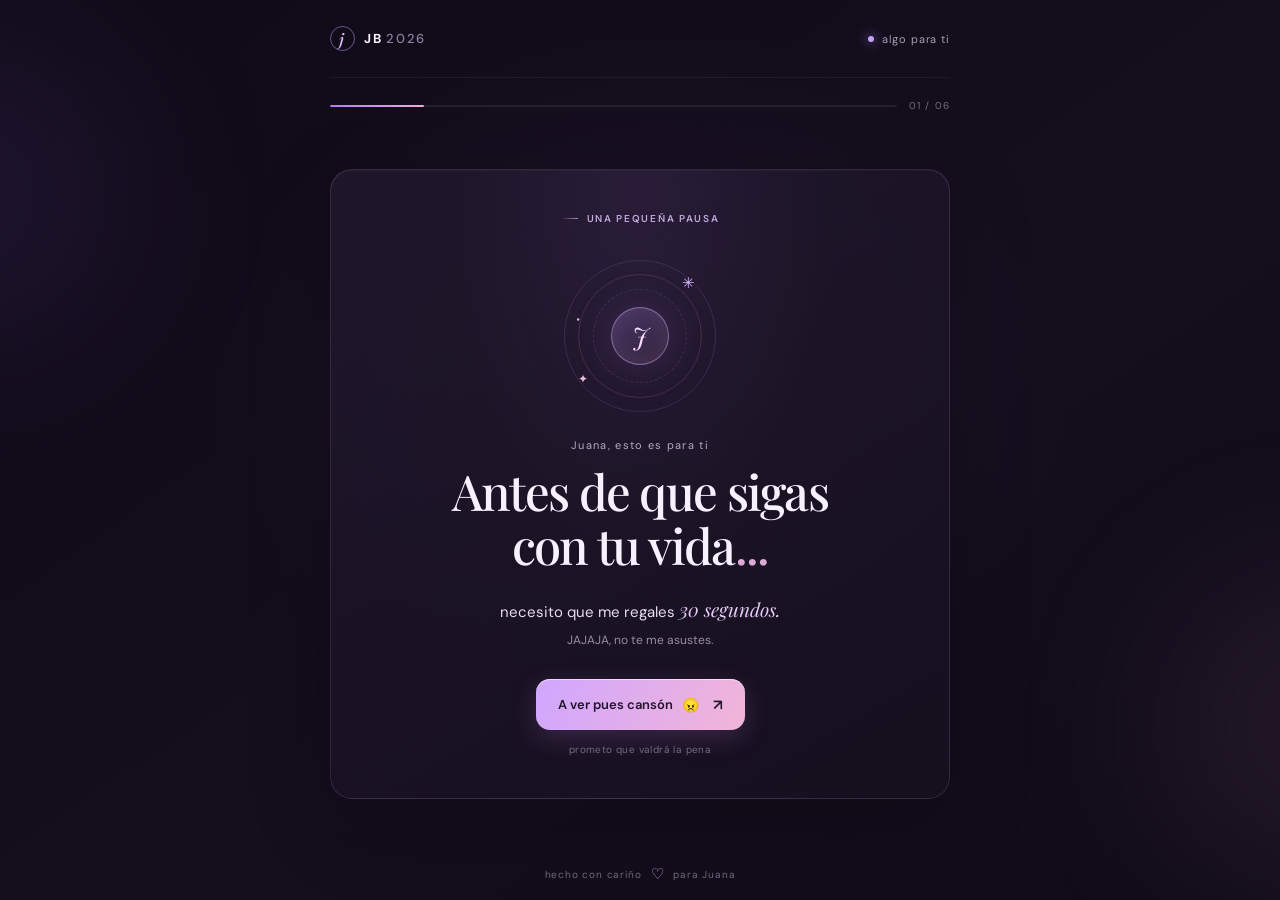
<file: index.html>
<!DOCTYPE html>
<html lang="es">

<head>
  <meta charset="UTF-8">
  <meta name="viewport" content="width=device-width, initial-scale=1.0">
  <meta name="theme-color" content="#100b18">
  <meta name="description" content="Una pequeña sorpresa para Juana.">
  <title>Para Juana — JB2026</title>
  <link rel="preconnect" href="https://fonts.googleapis.com">
  <link rel="preconnect" href="https://fonts.gstatic.com" crossorigin>
  <link
    href="https://fonts.googleapis.com/css2?family=DM+Sans:wght@400;500;600;700&family=Playfair+Display:ital,wght@0,500;0,600;1,500;1,600&display=swap"
    rel="stylesheet">
  <link rel="stylesheet" href="./style.css">
  <script src="./script.js" defer></script>
</head>

<body>
  <div class="ambient ambient-one" aria-hidden="true"></div>
  <div class="ambient ambient-two" aria-hidden="true"></div>

  <main class="experience" id="inicio">
    <header class="topbar">
      <a class="wordmark" href="#inicio" aria-label="Inicio, JB2026">
        <span class="wordmark-mark" aria-hidden="true">j</span>
        <span>JB<span class="wordmark-year">2026</span></span>
      </a>
      <span class="topbar-note"><span class="live-dot" aria-hidden="true"></span> algo para ti</span>
    </header>

    <div class="progress" aria-label="Progreso de la experiencia">
      <div class="progress-track"><span id="progress-fill"></span></div>
      <span id="progress-label">01 / 06</span>
    </div>

    <div class="card-shell">
      <section class="scene is-active" id="scene-1" aria-labelledby="title-1">
        <div class="eyebrow"><span class="eyebrow-line"></span> una pequeña pausa</div>
        <div class="hero-orbit" aria-hidden="true">
          <span class="orbit orbit-a"></span>
          <span class="orbit orbit-b"></span>
          <span class="orbit orbit-c"></span>
          <span class="orbit-center">J</span>
          <span class="spark spark-a">✳</span>
          <span class="spark spark-b">✦</span>
          <span class="spark spark-c">·</span>
        </div>
        <p class="overline">Juana, esto es para ti</p>
        <h1 id="title-1" tabindex="-1">Antes de que sigas<br>con tu vida<span class="title-period">...</span></h1>
        <p class="intro-copy">necesito que me regales <em>30 segundos.</em><br><span class="soft-note">JAJAJA, no te me
            asustes.</span></p>
        <button class="button button-primary" data-next="2">
          A ver pues cansón <span class="button-emoji" aria-hidden="true">😠</span>
          <span class="button-arrow" aria-hidden="true">↗</span>
        </button>
        <p class="micro-copy">prometo que valdrá la pena</p>
      </section>

      <section class="scene" id="scene-2" aria-labelledby="title-2" hidden>
        <div class="eyebrow"><span class="eyebrow-line"></span> soundtrack de este momento</div>
        <div class="music-art" aria-hidden="true">
          <span class="music-ring ring-one"></span><span class="music-ring ring-two"></span>
          <span class="music-note">♫</span>
          <span class="music-star star-one">✦</span><span class="music-star star-two">✳</span>
        </div>
        <p class="overline">sube un poquito el volumen</p>
        <h2 id="title-2" tabindex="-1">Comienza<br><em>la canción.</em></h2>
        <p class="body-copy">Mientras suena, tengo algo que contarte.</p>
        <div class="player">
          <button class="player-toggle" id="play-toggle" type="button" aria-label="Reproducir canción">
            <span id="play-icon" aria-hidden="true">▶</span>
          </button>
          <div class="player-info">
            <span class="track-title">Tabaco</span>
            <span class="track-artist">Dei V · para escuchar juntitos</span>
            <div class="player-progress"><span id="audio-progress"></span></div>
          </div>
          <label class="volume-control" aria-label="Volumen de la canción">
            <span aria-hidden="true">♪</span>
            <input id="volume-control" type="range" min="0" max="1" step="0.05" value="0.75" aria-label="Volumen">
          </label>
        </div>
        <p class="audio-status" id="audio-status" role="status">La canción seguirá sonando mientras avanzas.</p>
        <button class="button button-primary" data-next="3">
          Ya, te escucho <span class="button-arrow" aria-hidden="true">↗</span>
        </button>
      </section>

      <section class="scene" id="scene-3" aria-labelledby="title-3" hidden>
        <div class="eyebrow"><span class="eyebrow-line"></span> hablando en serio (un poquito)</div>
        <div class="quote-mark" aria-hidden="true">“</div>
        <p class="overline">me quedé pensando en algo</p>
        <h2 id="title-3" tabindex="-1">Quiero que<br><em>hablemos de algo...</em></h2>
        <p class="body-copy body-copy-wide">Creo que fuiste bastante clara con lo que no quieres. Y lo respeto. Pero
          siento que quedó una cosita pendiente.</p>
        <div class="tiny-decoration" aria-hidden="true"><span></span><i>✦</i><span></span></div>
        <button class="button button-primary" data-next="4">
          ¿Cuál cosita? <span class="button-arrow" aria-hidden="true">↗</span>
        </button>
      </section>

      <section class="scene" id="scene-4" aria-labelledby="title-4" hidden>
        <div class="eyebrow"><span class="eyebrow-line"></span> examen sorpresa · sin nota</div>
        <p class="overline question-count" id="question-count">pregunta 01 de 03</p>
        <h2 id="title-4" class="question-title" tabindex="-1">¿Es ilegal<br><em>extrañar a alguien?</em></h2>
        <div class="answer-list" id="answer-list"></div>
        <p class="answer-feedback" id="answer-feedback" aria-live="polite"></p>
        <button class="button button-primary" id="question-next" hidden>
          Siguiente pregunta <span class="button-arrow" aria-hidden="true">↗</span>
        </button>
      </section>

      <section class="scene" id="scene-5" aria-labelledby="title-5" hidden>
        <div class="eyebrow"><span class="eyebrow-line"></span> ya, sin tanta payasada</div>
        <div class="heart-art" aria-hidden="true"><span>♡</span><i>✦</i></div>
        <p class="overline">ahora sí, en serio</p>
        <h2 id="title-5" tabindex="-1">Me haces<br><em>falta, Juana.</em></h2>
        <p class="body-copy body-copy-wide honest-message">La verdad es que me haces falta, te he pensado bastante y sí,
          tengo muchas ganas de verte. No te estoy pidiendo nada serio ni quiero que sientas presión. Simplemente me
          gustaría compartir contigo otra vez, salir a parchar, hablar, reírnos y pasar un buen rato.</p>
        <p class="soft-note closing-note">Solo quería que lo supieras. Sin presión, de verdad.</p>
        <button class="button button-primary" data-next="6">
          Te quiero preguntar algo <span class="button-arrow" aria-hidden="true">↗</span>
        </button>
      </section>

      <section class="scene" id="scene-6" aria-labelledby="title-6" hidden>
        <div class="eyebrow"><span class="eyebrow-line"></span> y ahora sí...</div>
        <div class="final-art" aria-hidden="true"><span>?</span><i class="final-star star-left">✦</i><i
            class="final-star star-right">✧</i></div>
        <p class="overline">la pregunta final</p>
        <h2 id="title-6" tabindex="-1">Entonces,<br><em>Juana...</em></h2>
        <p class="final-question">La verdad sí te quiero ver.<br><strong>¿Tú aceptas?</strong></p>
        <div class="final-actions">
          <button class="button button-primary" data-answer="yes">
            Sí, veámonos <span class="button-emoji" aria-hidden="true">♡</span>
          </button>
          <button class="button button-quiet" data-answer="no">
            No, Sebas <span class="button-emoji" aria-hidden="true">🙈</span>
          </button>
        </div>
        <p class="final-note" id="final-note" aria-live="polite">Cualquiera que sea tu respuesta, gracias por leerme.
        </p>
      </section>
    </div>

    <footer class="footer"><span>hecho con cariño</span><span class="footer-heart" aria-hidden="true">♡</span><span>para
        Juana</span></footer>
  </main>

  <audio id="song" src="./assets/Dei%20V%20-%20Tabacco%20(Visualizer)%20Flavorz%20Pack.mp3" preload="none"></audio>
</body>

</html>
</file>
<file: style.css>
:root {
  color-scheme: dark;
  --ink: #f7f0ff;
  --muted: #aa9eb9;
  --purple: #b88aff;
  --pink: #f3a5cf;
  --line: rgba(224, 193, 255, .13);
  --panel: rgba(27, 19, 38, .78);
}

* { box-sizing: border-box; }

html { min-width: 0; min-height: 100%; background: #100b18; }

body {
  min-width: 0;
  min-height: 100vh;
  margin: 0;
  overflow-x: hidden;
  color: var(--ink);
  background:
    radial-gradient(ellipse at 50% 42%, rgba(80, 46, 105, .17), transparent 48%),
    linear-gradient(145deg, #100b18 4%, #140e1d 56%, #100c19 100%);
  font-family: "DM Sans", sans-serif;
  -webkit-font-smoothing: antialiased;
}

button, input { font: inherit; }
button { -webkit-tap-highlight-color: transparent; }

.ambient {
  position: fixed;
  z-index: 0;
  width: 290px;
  height: 290px;
  border-radius: 50%;
  filter: blur(100px);
  opacity: .12;
  pointer-events: none;
}

.ambient-one { top: 5%; left: -180px; background: #a76bff; }
.ambient-two { right: -190px; bottom: 3%; background: #e48bbb; }

.experience {
  position: relative;
  z-index: 1;
  display: flex;
  width: min(100% - 48px, 620px);
  min-height: 100svh;
  margin: 0 auto;
  flex-direction: column;
}

.topbar {
  display: flex;
  height: 78px;
  align-items: center;
  justify-content: space-between;
  border-bottom: 1px solid rgba(255,255,255,.055);
}

.wordmark {
  display: inline-flex;
  align-items: center;
  gap: 9px;
  color: var(--ink);
  font-size: 13px;
  font-weight: 700;
  letter-spacing: .13em;
  text-decoration: none;
}

.wordmark-mark {
  display: grid;
  width: 25px;
  height: 25px;
  place-items: center;
  border: 1px solid rgba(207, 165, 255, .48);
  border-radius: 50%;
  color: #d9b8ff;
  font-family: "Playfair Display", serif;
  font-size: 17px;
  font-style: italic;
  font-weight: 500;
}

.wordmark-year { margin-left: 4px; color: #8e809f; font-weight: 500; }
.topbar-note { display: flex; align-items: center; gap: 8px; color: #a99db5; font-size: 11px; letter-spacing: .08em; }
.live-dot { width: 6px; height: 6px; border-radius: 50%; background: #c6a0fa; box-shadow: 0 0 12px #b58aff; }

.progress {
  display: flex;
  align-items: center;
  gap: 12px;
  padding-top: 21px;
  color: #756a82;
  font-size: 10px;
  letter-spacing: .12em;
}

.progress-track { height: 2px; flex: 1; overflow: hidden; border-radius: 4px; background: rgba(255,255,255,.08); }
.progress-track span { display: block; width: 16.666%; height: 100%; border-radius: inherit; background: linear-gradient(90deg, #b27bff, #efacd5); transition: width .65s cubic-bezier(.2,.8,.2,1); }

.card-shell {
  display: flex;
  min-height: 610px;
  flex: 1;
  align-items: center;
  justify-content: center;
  padding: 38px 0 30px;
}

.scene {
  position: relative;
  width: 100%;
  min-height: 520px;
  padding: 36px 36px 34px;
  overflow: hidden;
  border: 1px solid var(--line);
  border-radius: 22px;
  background:
    radial-gradient(ellipse at 50% 5%, rgba(158, 108, 208, .09), transparent 43%),
    linear-gradient(150deg, rgba(33, 24, 45, .87), rgba(22, 16, 31, .88));
  box-shadow: 0 25px 85px rgba(0,0,0,.2), inset 0 1px rgba(255,255,255,.035);
  text-align: center;
  animation: scene-enter .7s cubic-bezier(.2,.75,.25,1) both;
}

.scene[hidden] { display: none; }

@keyframes scene-enter {
  from { opacity: 0; transform: translateY(13px) scale(.99); }
  to { opacity: 1; transform: translateY(0) scale(1); }
}

.eyebrow {
  display: flex;
  align-items: center;
  justify-content: center;
  gap: 9px;
  color: #c2a8dc;
  font-size: 10px;
  font-weight: 600;
  letter-spacing: .17em;
  text-transform: uppercase;
}

.eyebrow-line { width: 17px; height: 1px; background: linear-gradient(90deg, transparent, #b18bd8); }

.hero-orbit {
  position: relative;
  display: grid;
  width: 158px;
  height: 158px;
  margin: 32px auto 23px;
  place-items: center;
}

.orbit { position: absolute; border: 1px solid rgba(207, 166, 255, .14); border-radius: 50%; }
.orbit-a { inset: 3px; animation: orbit-spin 24s linear infinite; }
.orbit-b { inset: 17px; border-color: rgba(239, 169, 210, .16); }
.orbit-c { inset: 32px; border-style: dashed; border-color: rgba(206, 164, 255, .14); animation: orbit-spin 30s linear infinite reverse; }
.orbit-center {
  display: grid;
  width: 58px;
  height: 58px;
  place-items: center;
  border: 1px solid rgba(227, 192, 255, .44);
  border-radius: 50%;
  background: linear-gradient(145deg, rgba(186, 137, 255, .23), rgba(239, 165, 209, .09));
  box-shadow: 0 0 42px rgba(190, 133, 255, .18), inset 0 0 20px rgba(244, 202, 255, .08);
  color: #f6dfff;
  font-family: "Playfair Display", serif;
  font-size: 25px;
  font-style: italic;
}

.spark { position: absolute; color: #dfb9ff; }
.spark-a { top: 16px; right: 24px; font-size: 15px; animation: twinkle 3s ease-in-out infinite; }
.spark-b { bottom: 28px; left: 17px; color: #f2b9db; font-size: 12px; animation: twinkle 3.5s ease-in-out infinite .7s; }
.spark-c { top: 48px; left: 15px; color: #f0afd4; font-size: 22px; }
@keyframes orbit-spin { to { transform: rotate(360deg); } }
@keyframes twinkle { 50% { opacity: .35; transform: scale(.75) rotate(25deg); } }

.overline { margin: 0 0 12px; color: #b7a9c5; font-size: 11px; letter-spacing: .12em; }
h1, h2 { margin: 0; font-family: "Playfair Display", Georgia, serif; font-weight: 500; letter-spacing: -.035em; }
h1 { font-size: clamp(36px, 8vw, 49px); line-height: 1.12; }
h2 { font-size: clamp(35px, 7.5vw, 47px); line-height: 1.1; }
h2 em { color: #d6b3f4; font-weight: 500; }
.title-period { color: #dda9d5; }

.intro-copy { margin: 19px 0 26px; color: #e7deed; font-size: 15px; line-height: 1.8; }
.intro-copy em { color: #e8c9fa; font-family: "Playfair Display", serif; font-size: 19px; }
.soft-note { color: #998da4; font-size: 12px; }

.button {
  position: relative;
  display: inline-flex;
  min-height: 51px;
  align-items: center;
  justify-content: center;
  gap: 9px;
  padding: 0 22px;
  border: 0;
  border-radius: 14px;
  cursor: pointer;
  font-size: 13px;
  font-weight: 600;
  transition: transform .2s ease, box-shadow .2s ease, background .2s ease;
}

.button:hover { transform: translateY(-2px); }
.button:active { transform: translateY(0) scale(.98); }
.button:focus-visible, .player-toggle:focus-visible, input:focus-visible { outline: 2px solid #e8c7ff; outline-offset: 4px; }
.button-primary {
  color: #21142c;
  background: linear-gradient(115deg, #d0a6ff, #f2b5d7);
  box-shadow: 0 8px 26px rgba(191, 131, 224, .2), inset 0 1px rgba(255,255,255,.55);
}
.button-primary:hover { box-shadow: 0 12px 32px rgba(191, 131, 224, .32), inset 0 1px rgba(255,255,255,.55); }
.button-arrow { margin-left: 5px; font-size: 15px; }
.button-emoji { font-size: 14px; }
.micro-copy { margin: 13px 0 0; color: #746980; font-size: 10px; letter-spacing: .04em; }

.music-art { position: relative; display: grid; width: 116px; height: 116px; margin: 39px auto 24px; place-items: center; }
.music-ring { position: absolute; border: 1px solid rgba(210, 170, 255, .2); border-radius: 50%; }
.ring-one { inset: 0; animation: orbit-spin 18s linear infinite; }
.ring-two { inset: 12px; border-color: rgba(245, 180, 218, .24); }
.music-note { color: #e5c4ff; font-family: "Playfair Display", serif; font-size: 48px; text-shadow: 0 0 28px rgba(203, 147, 255, .5); }
.music-star { position: absolute; color: #e9b9db; }
.star-one { top: 10px; right: 15px; font-size: 13px; }
.star-two { bottom: 13px; left: 9px; font-size: 11px; }
.body-copy { max-width: 380px; margin: 16px auto 23px; color: #c3b8cc; font-size: 14px; line-height: 1.8; }
.body-copy-wide { max-width: 405px; margin-top: 19px; }

.player {
  display: flex;
  width: min(100%, 400px);
  min-height: 74px;
  align-items: center;
  gap: 12px;
  margin: 0 auto 10px;
  padding: 12px;
  border: 1px solid rgba(220, 187, 248, .13);
  border-radius: 14px;
  background: rgba(9, 7, 14, .3);
  text-align: left;
}

.player-toggle {
  display: grid;
  width: 39px;
  height: 39px;
  flex: 0 0 39px;
  place-items: center;
  border: 1px solid rgba(223, 190, 255, .26);
  border-radius: 50%;
  background: rgba(187, 137, 242, .16);
  color: #ead4ff;
  cursor: pointer;
  font-size: 14px;
}

.player-info { min-width: 0; flex: 1; }
.track-title { display: block; color: #f4eafa; font-size: 12px; font-weight: 600; }
.track-artist { display: block; margin-top: 3px; color: #998ba6; font-size: 10px; }
.player-progress { height: 2px; margin-top: 9px; overflow: hidden; border-radius: 4px; background: rgba(255,255,255,.13); }
.player-progress span { display: block; width: 0; height: 100%; background: linear-gradient(90deg, #c895ff, #f2a9d2); }
.volume-control { display: flex; width: 67px; align-items: center; gap: 6px; color: #c3aad6; font-size: 12px; }
.volume-control input { width: 48px; height: 3px; accent-color: #d7a7f5; cursor: pointer; }
.audio-status { min-height: 17px; margin: 0 0 16px; color: #897b96; font-size: 10px; }
.audio-status.has-error { color: #f0b5d5; }

.quote-mark { height: 70px; margin: 34px 0 11px; color: rgba(221, 175, 251, .6); font-family: "Playfair Display", serif; font-size: 104px; line-height: 1; }
.tiny-decoration { display: flex; align-items: center; justify-content: center; gap: 10px; margin: 27px 0 30px; color: #dbb2ef; font-size: 10px; }
.tiny-decoration span { width: 29px; height: 1px; background: linear-gradient(90deg, transparent, rgba(219,178,239,.5)); }
.tiny-decoration span:last-child { transform: rotate(180deg); }

.question-count { margin: 39px 0 13px; color: #bd9ddb; }
.question-title { margin-bottom: 26px; font-size: clamp(32px, 7vw, 43px); }
.answer-list { display: grid; gap: 10px; width: min(100%, 360px); margin: 0 auto; }
.answer-option {
  min-height: 47px;
  padding: 10px 15px;
  border: 1px solid rgba(222, 194, 245, .15);
  border-radius: 12px;
  background: rgba(255,255,255,.025);
  color: #e5dbe9;
  cursor: pointer;
  font-size: 12px;
  line-height: 1.5;
  transition: border-color .2s ease, background .2s ease, transform .2s ease;
}
.answer-option:hover:not(:disabled) { transform: translateY(-1px); border-color: rgba(211, 166, 249, .48); background: rgba(183, 132, 227, .09); }
.answer-option:disabled { cursor: default; opacity: .55; }
.answer-option.is-selected { border-color: rgba(223, 176, 255, .55); background: rgba(181, 130, 224, .15); color: #f3e5ff; opacity: 1; }
.answer-feedback { min-height: 19px; margin: 14px 0 10px; color: #e2b9dc; font-family: "Playfair Display", serif; font-size: 15px; font-style: italic; }
#question-next { min-height: 46px; }

.heart-art { position: relative; display: grid; width: 94px; height: 88px; margin: 34px auto 17px; place-items: center; }
.heart-art span { color: #edb2de; font-size: 73px; line-height: 1; text-shadow: 0 0 35px rgba(239, 151, 210, .2); animation: heart-beat 3s ease-in-out infinite; }
.heart-art i { position: absolute; top: 7px; right: 5px; color: #d4aeff; font-size: 13px; font-style: normal; }
@keyframes heart-beat { 50% { transform: scale(1.05); } }
.honest-message { margin-bottom: 12px; font-size: 13px; line-height: 1.85; }
.closing-note { display: block; margin: 0 0 19px; }

.final-art { position: relative; display: grid; width: 105px; height: 103px; margin: 34px auto 17px; place-items: center; }
.final-art::before, .final-art::after { position: absolute; inset: 8px; border: 1px solid rgba(221, 174, 250, .22); border-radius: 50%; content: ""; }
.final-art::after { inset: 20px; border-color: rgba(240, 178, 215, .2); }
.final-art > span { z-index: 1; color: #e9c3ff; font-family: "Playfair Display", serif; font-size: 54px; }
.final-star { position: absolute; color: #edb3dc; font-style: normal; }
.star-left { top: 5px; left: 11px; font-size: 13px; }
.star-right { right: 6px; bottom: 6px; font-size: 17px; }
.final-question { margin: 19px 0 23px; color: #c9bdcf; font-size: 14px; line-height: 1.8; }
.final-question strong { color: #f0d7ff; font-family: "Playfair Display", serif; font-size: 19px; font-weight: 500; }
.final-actions { display: grid; width: min(100%, 320px); gap: 9px; margin: 0 auto; }
.final-actions .button { width: 100%; }
.button-quiet { border: 1px solid rgba(221, 194, 240, .17); background: rgba(255,255,255,.025); color: #bdafc7; }
.button-quiet:hover { border-color: rgba(221, 194, 240, .34); background: rgba(255,255,255,.055); }
.final-note { max-width: 330px; min-height: 32px; margin: 15px auto 0; color: #8f8298; font-size: 10px; line-height: 1.6; }
.footer { display: flex; min-height: 52px; align-items: center; justify-content: center; gap: 9px; color: #74697f; font-size: 10px; letter-spacing: .08em; }
.footer-heart { color: #ca9be4; font-size: 15px; }

@media (min-width: 700px) {
  .experience { width: min(100% - 64px, 620px); }
  .card-shell { min-height: 690px; }
  .scene { min-height: 560px; padding: 42px 45px; }
}

@media (max-width: 480px) {
  .experience { width: min(100% - 30px, 420px); }
  .topbar { height: 64px; }
  .progress { padding-top: 16px; }
  .card-shell { min-height: 0; padding: 25px 0; }
  .scene { min-height: 0; padding: 31px 19px 29px; border-radius: 19px; }
  .hero-orbit { width: 137px; height: 137px; margin: 27px auto 20px; }
  .orbit-center { width: 53px; height: 53px; }
  .music-art { margin-top: 30px; }
  .quote-mark { margin-top: 27px; }
  .question-count { margin-top: 28px; }
  .heart-art, .final-art { margin-top: 26px; }
  .body-copy-wide { font-size: 13px; }
  .honest-message { font-size: 12px; line-height: 1.78; }
}

@media (max-width: 360px) {
  .experience { width: calc(100% - 22px); }
  .scene { padding-right: 15px; padding-left: 15px; }
  .eyebrow { font-size: 9px; letter-spacing: .12em; }
  .intro-copy { font-size: 14px; }
  .volume-control { width: 55px; }
  .volume-control input { width: 37px; }
}

@media (prefers-reduced-motion: reduce) {
  *, *::before, *::after { scroll-behavior: auto !important; animation-duration: .01ms !important; animation-iteration-count: 1 !important; transition-duration: .01ms !important; }
}
</file>
<file: PROYECTO-JB2026/style.css>
:root {
  color-scheme: dark;
  --ink: #f7f0ff;
  --muted: #aa9eb9;
  --purple: #b88aff;
  --pink: #f3a5cf;
  --line: rgba(224, 193, 255, .13);
  --panel: rgba(27, 19, 38, .78);
}

* { box-sizing: border-box; }

html { min-width: 0; min-height: 100%; background: #100b18; }

body {
  min-width: 0;
  min-height: 100vh;
  margin: 0;
  overflow-x: hidden;
  color: var(--ink);
  background:
    radial-gradient(ellipse at 50% 42%, rgba(80, 46, 105, .17), transparent 48%),
    linear-gradient(145deg, #100b18 4%, #140e1d 56%, #100c19 100%);
  font-family: "DM Sans", sans-serif;
  -webkit-font-smoothing: antialiased;
}

button, input { font: inherit; }
button { -webkit-tap-highlight-color: transparent; }

.ambient {
  position: fixed;
  z-index: 0;
  width: 290px;
  height: 290px;
  border-radius: 50%;
  filter: blur(100px);
  opacity: .12;
  pointer-events: none;
}

.ambient-one { top: 5%; left: -180px; background: #a76bff; }
.ambient-two { right: -190px; bottom: 3%; background: #e48bbb; }

.experience {
  position: relative;
  z-index: 1;
  display: flex;
  width: min(100% - 48px, 620px);
  min-height: 100svh;
  margin: 0 auto;
  flex-direction: column;
}

.topbar {
  display: flex;
  height: 78px;
  align-items: center;
  justify-content: space-between;
  border-bottom: 1px solid rgba(255,255,255,.055);
}

.wordmark {
  display: inline-flex;
  align-items: center;
  gap: 9px;
  color: var(--ink);
  font-size: 13px;
  font-weight: 700;
  letter-spacing: .13em;
  text-decoration: none;
}

.wordmark-mark {
  display: grid;
  width: 25px;
  height: 25px;
  place-items: center;
  border: 1px solid rgba(207, 165, 255, .48);
  border-radius: 50%;
  color: #d9b8ff;
  font-family: "Playfair Display", serif;
  font-size: 17px;
  font-style: italic;
  font-weight: 500;
}

.wordmark-year { margin-left: 4px; color: #8e809f; font-weight: 500; }
.topbar-note { display: flex; align-items: center; gap: 8px; color: #a99db5; font-size: 11px; letter-spacing: .08em; }
.live-dot { width: 6px; height: 6px; border-radius: 50%; background: #c6a0fa; box-shadow: 0 0 12px #b58aff; }

.progress {
  display: flex;
  align-items: center;
  gap: 12px;
  padding-top: 21px;
  color: #756a82;
  font-size: 10px;
  letter-spacing: .12em;
}

.progress-track { height: 2px; flex: 1; overflow: hidden; border-radius: 4px; background: rgba(255,255,255,.08); }
.progress-track span { display: block; width: 16.666%; height: 100%; border-radius: inherit; background: linear-gradient(90deg, #b27bff, #efacd5); transition: width .65s cubic-bezier(.2,.8,.2,1); }

.card-shell {
  display: flex;
  min-height: 610px;
  flex: 1;
  align-items: center;
  justify-content: center;
  padding: 38px 0 30px;
}

.scene {
  position: relative;
  width: 100%;
  min-height: 520px;
  padding: 36px 36px 34px;
  overflow: hidden;
  border: 1px solid var(--line);
  border-radius: 22px;
  background:
    radial-gradient(ellipse at 50% 5%, rgba(158, 108, 208, .09), transparent 43%),
    linear-gradient(150deg, rgba(33, 24, 45, .87), rgba(22, 16, 31, .88));
  box-shadow: 0 25px 85px rgba(0,0,0,.2), inset 0 1px rgba(255,255,255,.035);
  text-align: center;
  animation: scene-enter .7s cubic-bezier(.2,.75,.25,1) both;
}

.scene[hidden] { display: none; }

@keyframes scene-enter {
  from { opacity: 0; transform: translateY(13px) scale(.99); }
  to { opacity: 1; transform: translateY(0) scale(1); }
}

.eyebrow {
  display: flex;
  align-items: center;
  justify-content: center;
  gap: 9px;
  color: #c2a8dc;
  font-size: 10px;
  font-weight: 600;
  letter-spacing: .17em;
  text-transform: uppercase;
}

.eyebrow-line { width: 17px; height: 1px; background: linear-gradient(90deg, transparent, #b18bd8); }

.hero-orbit {
  position: relative;
  display: grid;
  width: 158px;
  height: 158px;
  margin: 32px auto 23px;
  place-items: center;
}

.orbit { position: absolute; border: 1px solid rgba(207, 166, 255, .14); border-radius: 50%; }
.orbit-a { inset: 3px; animation: orbit-spin 24s linear infinite; }
.orbit-b { inset: 17px; border-color: rgba(239, 169, 210, .16); }
.orbit-c { inset: 32px; border-style: dashed; border-color: rgba(206, 164, 255, .14); animation: orbit-spin 30s linear infinite reverse; }
.orbit-center {
  display: grid;
  width: 58px;
  height: 58px;
  place-items: center;
  border: 1px solid rgba(227, 192, 255, .44);
  border-radius: 50%;
  background: linear-gradient(145deg, rgba(186, 137, 255, .23), rgba(239, 165, 209, .09));
  box-shadow: 0 0 42px rgba(190, 133, 255, .18), inset 0 0 20px rgba(244, 202, 255, .08);
  color: #f6dfff;
  font-family: "Playfair Display", serif;
  font-size: 25px;
  font-style: italic;
}

.spark { position: absolute; color: #dfb9ff; }
.spark-a { top: 16px; right: 24px; font-size: 15px; animation: twinkle 3s ease-in-out infinite; }
.spark-b { bottom: 28px; left: 17px; color: #f2b9db; font-size: 12px; animation: twinkle 3.5s ease-in-out infinite .7s; }
.spark-c { top: 48px; left: 15px; color: #f0afd4; font-size: 22px; }
@keyframes orbit-spin { to { transform: rotate(360deg); } }
@keyframes twinkle { 50% { opacity: .35; transform: scale(.75) rotate(25deg); } }

.overline { margin: 0 0 12px; color: #b7a9c5; font-size: 11px; letter-spacing: .12em; }
h1, h2 { margin: 0; font-family: "Playfair Display", Georgia, serif; font-weight: 500; letter-spacing: -.035em; }
h1 { font-size: clamp(36px, 8vw, 49px); line-height: 1.12; }
h2 { font-size: clamp(35px, 7.5vw, 47px); line-height: 1.1; }
h2 em { color: #d6b3f4; font-weight: 500; }
.title-period { color: #dda9d5; }

.intro-copy { margin: 19px 0 26px; color: #e7deed; font-size: 15px; line-height: 1.8; }
.intro-copy em { color: #e8c9fa; font-family: "Playfair Display", serif; font-size: 19px; }
.soft-note { color: #998da4; font-size: 12px; }

.button {
  position: relative;
  display: inline-flex;
  min-height: 51px;
  align-items: center;
  justify-content: center;
  gap: 9px;
  padding: 0 22px;
  border: 0;
  border-radius: 14px;
  cursor: pointer;
  font-size: 13px;
  font-weight: 600;
  transition: transform .2s ease, box-shadow .2s ease, background .2s ease;
}

.button:hover { transform: translateY(-2px); }
.button:active { transform: translateY(0) scale(.98); }
.button:focus-visible, .player-toggle:focus-visible, input:focus-visible { outline: 2px solid #e8c7ff; outline-offset: 4px; }
.button-primary {
  color: #21142c;
  background: linear-gradient(115deg, #d0a6ff, #f2b5d7);
  box-shadow: 0 8px 26px rgba(191, 131, 224, .2), inset 0 1px rgba(255,255,255,.55);
}
.button-primary:hover { box-shadow: 0 12px 32px rgba(191, 131, 224, .32), inset 0 1px rgba(255,255,255,.55); }
.button-arrow { margin-left: 5px; font-size: 15px; }
.button-emoji { font-size: 14px; }
.micro-copy { margin: 13px 0 0; color: #746980; font-size: 10px; letter-spacing: .04em; }

.music-art { position: relative; display: grid; width: 116px; height: 116px; margin: 39px auto 24px; place-items: center; }
.music-ring { position: absolute; border: 1px solid rgba(210, 170, 255, .2); border-radius: 50%; }
.ring-one { inset: 0; animation: orbit-spin 18s linear infinite; }
.ring-two { inset: 12px; border-color: rgba(245, 180, 218, .24); }
.music-note { color: #e5c4ff; font-family: "Playfair Display", serif; font-size: 48px; text-shadow: 0 0 28px rgba(203, 147, 255, .5); }
.music-star { position: absolute; color: #e9b9db; }
.star-one { top: 10px; right: 15px; font-size: 13px; }
.star-two { bottom: 13px; left: 9px; font-size: 11px; }
.body-copy { max-width: 380px; margin: 16px auto 23px; color: #c3b8cc; font-size: 14px; line-height: 1.8; }
.body-copy-wide { max-width: 405px; margin-top: 19px; }

.player {
  display: flex;
  width: min(100%, 400px);
  min-height: 74px;
  align-items: center;
  gap: 12px;
  margin: 0 auto 10px;
  padding: 12px;
  border: 1px solid rgba(220, 187, 248, .13);
  border-radius: 14px;
  background: rgba(9, 7, 14, .3);
  text-align: left;
}

.player-toggle {
  display: grid;
  width: 39px;
  height: 39px;
  flex: 0 0 39px;
  place-items: center;
  border: 1px solid rgba(223, 190, 255, .26);
  border-radius: 50%;
  background: rgba(187, 137, 242, .16);
  color: #ead4ff;
  cursor: pointer;
  font-size: 14px;
}

.player-info { min-width: 0; flex: 1; }
.track-title { display: block; color: #f4eafa; font-size: 12px; font-weight: 600; }
.track-artist { display: block; margin-top: 3px; color: #998ba6; font-size: 10px; }
.player-progress { height: 2px; margin-top: 9px; overflow: hidden; border-radius: 4px; background: rgba(255,255,255,.13); }
.player-progress span { display: block; width: 0; height: 100%; background: linear-gradient(90deg, #c895ff, #f2a9d2); }
.volume-control { display: flex; width: 67px; align-items: center; gap: 6px; color: #c3aad6; font-size: 12px; }
.volume-control input { width: 48px; height: 3px; accent-color: #d7a7f5; cursor: pointer; }
.audio-status { min-height: 17px; margin: 0 0 16px; color: #897b96; font-size: 10px; }
.audio-status.has-error { color: #f0b5d5; }

.quote-mark { height: 70px; margin: 34px 0 11px; color: rgba(221, 175, 251, .6); font-family: "Playfair Display", serif; font-size: 104px; line-height: 1; }
.tiny-decoration { display: flex; align-items: center; justify-content: center; gap: 10px; margin: 27px 0 30px; color: #dbb2ef; font-size: 10px; }
.tiny-decoration span { width: 29px; height: 1px; background: linear-gradient(90deg, transparent, rgba(219,178,239,.5)); }
.tiny-decoration span:last-child { transform: rotate(180deg); }

.question-count { margin: 39px 0 13px; color: #bd9ddb; }
.question-title { margin-bottom: 26px; font-size: clamp(32px, 7vw, 43px); }
.answer-list { display: grid; gap: 10px; width: min(100%, 360px); margin: 0 auto; }
.answer-option {
  min-height: 47px;
  padding: 10px 15px;
  border: 1px solid rgba(222, 194, 245, .15);
  border-radius: 12px;
  background: rgba(255,255,255,.025);
  color: #e5dbe9;
  cursor: pointer;
  font-size: 12px;
  line-height: 1.5;
  transition: border-color .2s ease, background .2s ease, transform .2s ease;
}
.answer-option:hover:not(:disabled) { transform: translateY(-1px); border-color: rgba(211, 166, 249, .48); background: rgba(183, 132, 227, .09); }
.answer-option:disabled { cursor: default; opacity: .55; }
.answer-option.is-selected { border-color: rgba(223, 176, 255, .55); background: rgba(181, 130, 224, .15); color: #f3e5ff; opacity: 1; }
.answer-feedback { min-height: 19px; margin: 14px 0 10px; color: #e2b9dc; font-family: "Playfair Display", serif; font-size: 15px; font-style: italic; }
#question-next { min-height: 46px; }

.heart-art { position: relative; display: grid; width: 94px; height: 88px; margin: 34px auto 17px; place-items: center; }
.heart-art span { color: #edb2de; font-size: 73px; line-height: 1; text-shadow: 0 0 35px rgba(239, 151, 210, .2); animation: heart-beat 3s ease-in-out infinite; }
.heart-art i { position: absolute; top: 7px; right: 5px; color: #d4aeff; font-size: 13px; font-style: normal; }
@keyframes heart-beat { 50% { transform: scale(1.05); } }
.honest-message { margin-bottom: 12px; font-size: 13px; line-height: 1.85; }
.closing-note { display: block; margin: 0 0 19px; }

.final-art { position: relative; display: grid; width: 105px; height: 103px; margin: 34px auto 17px; place-items: center; }
.final-art::before, .final-art::after { position: absolute; inset: 8px; border: 1px solid rgba(221, 174, 250, .22); border-radius: 50%; content: ""; }
.final-art::after { inset: 20px; border-color: rgba(240, 178, 215, .2); }
.final-art > span { z-index: 1; color: #e9c3ff; font-family: "Playfair Display", serif; font-size: 54px; }
.final-star { position: absolute; color: #edb3dc; font-style: normal; }
.star-left { top: 5px; left: 11px; font-size: 13px; }
.star-right { right: 6px; bottom: 6px; font-size: 17px; }
.final-question { margin: 19px 0 23px; color: #c9bdcf; font-size: 14px; line-height: 1.8; }
.final-question strong { color: #f0d7ff; font-family: "Playfair Display", serif; font-size: 19px; font-weight: 500; }
.final-actions { display: grid; width: min(100%, 320px); gap: 9px; margin: 0 auto; }
.final-actions .button { width: 100%; }
.button-quiet { border: 1px solid rgba(221, 194, 240, .17); background: rgba(255,255,255,.025); color: #bdafc7; }
.button-quiet:hover { border-color: rgba(221, 194, 240, .34); background: rgba(255,255,255,.055); }
.final-note { max-width: 330px; min-height: 32px; margin: 15px auto 0; color: #8f8298; font-size: 10px; line-height: 1.6; }
.footer { display: flex; min-height: 52px; align-items: center; justify-content: center; gap: 9px; color: #74697f; font-size: 10px; letter-spacing: .08em; }
.footer-heart { color: #ca9be4; font-size: 15px; }

@media (min-width: 700px) {
  .experience { width: min(100% - 64px, 620px); }
  .card-shell { min-height: 690px; }
  .scene { min-height: 560px; padding: 42px 45px; }
}

@media (max-width: 480px) {
  .experience { width: min(100% - 30px, 420px); }
  .topbar { height: 64px; }
  .progress { padding-top: 16px; }
  .card-shell { min-height: 0; padding: 25px 0; }
  .scene { min-height: 0; padding: 31px 19px 29px; border-radius: 19px; }
  .hero-orbit { width: 137px; height: 137px; margin: 27px auto 20px; }
  .orbit-center { width: 53px; height: 53px; }
  .music-art { margin-top: 30px; }
  .quote-mark { margin-top: 27px; }
  .question-count { margin-top: 28px; }
  .heart-art, .final-art { margin-top: 26px; }
  .body-copy-wide { font-size: 13px; }
  .honest-message { font-size: 12px; line-height: 1.78; }
}

@media (max-width: 360px) {
  .experience { width: calc(100% - 22px); }
  .scene { padding-right: 15px; padding-left: 15px; }
  .eyebrow { font-size: 9px; letter-spacing: .12em; }
  .intro-copy { font-size: 14px; }
  .volume-control { width: 55px; }
  .volume-control input { width: 37px; }
}

@media (prefers-reduced-motion: reduce) {
  *, *::before, *::after { scroll-behavior: auto !important; animation-duration: .01ms !important; animation-iteration-count: 1 !important; transition-duration: .01ms !important; }
}
</file>
